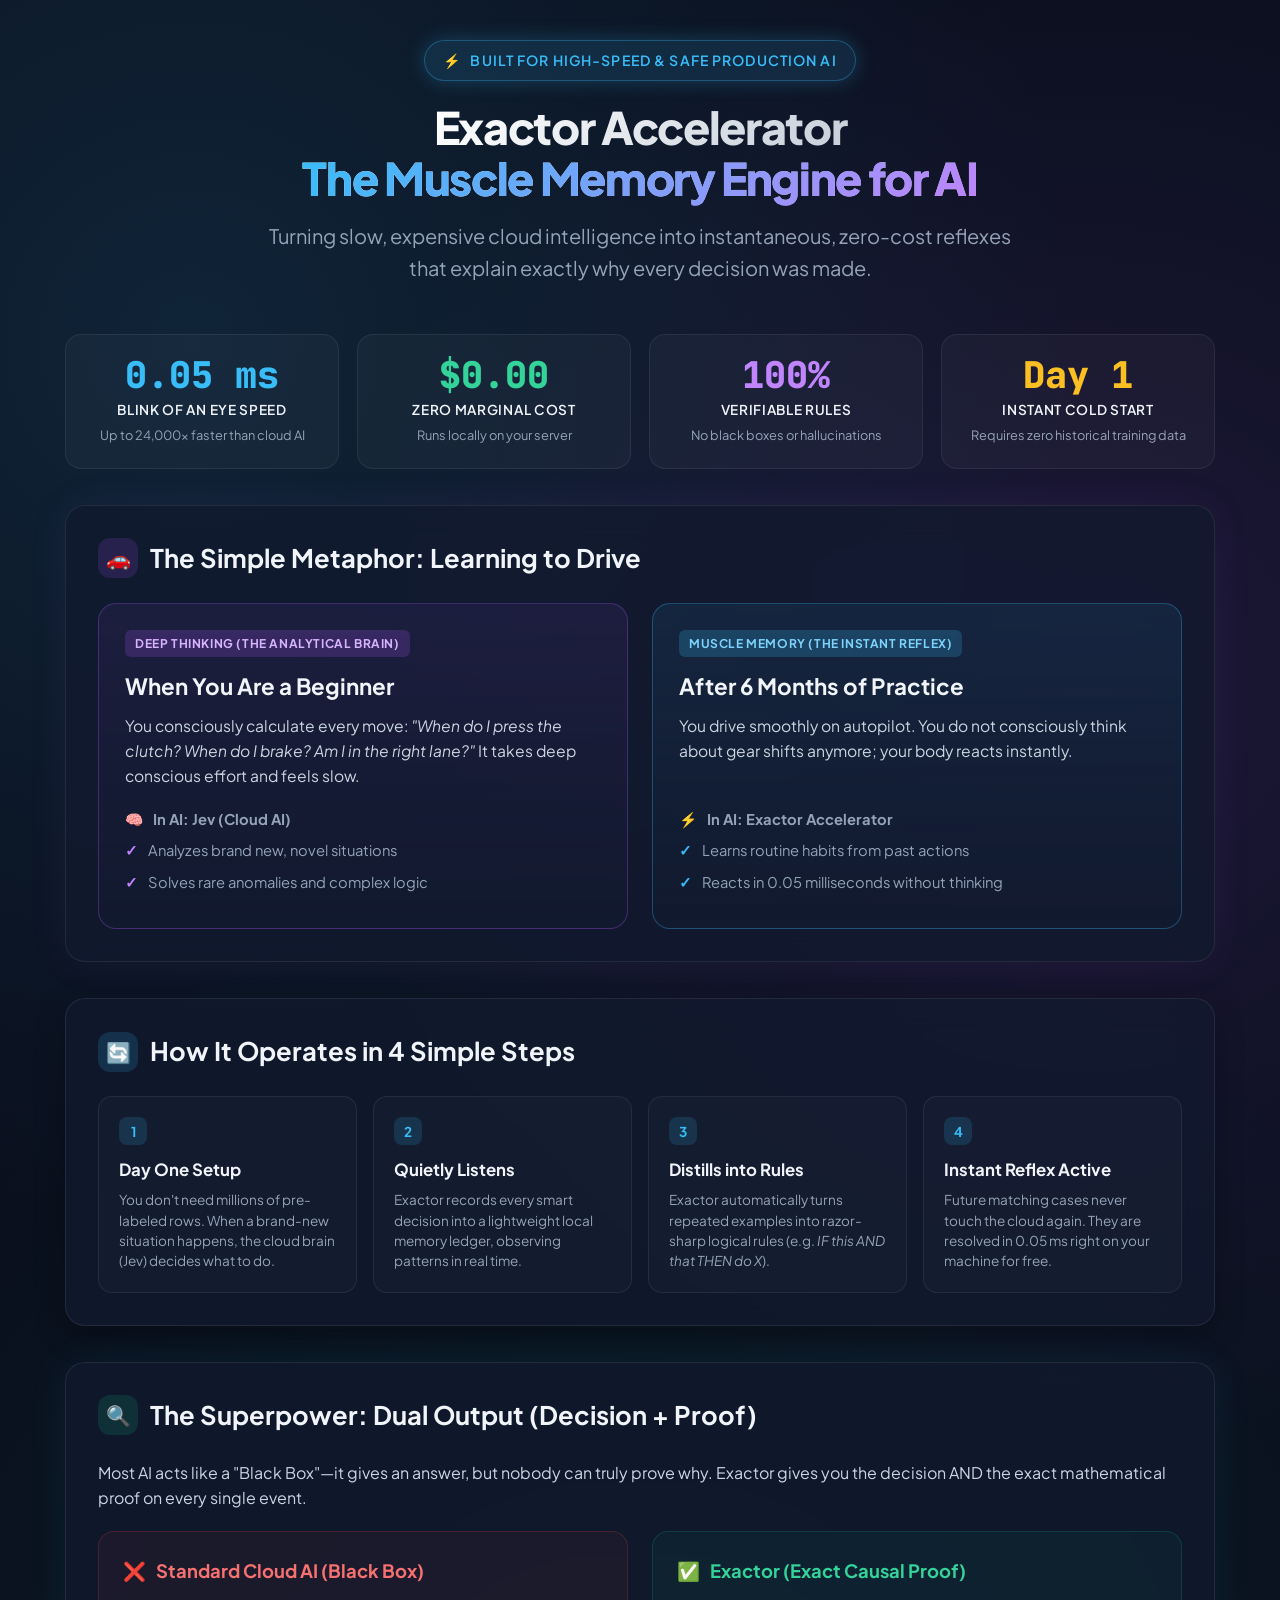
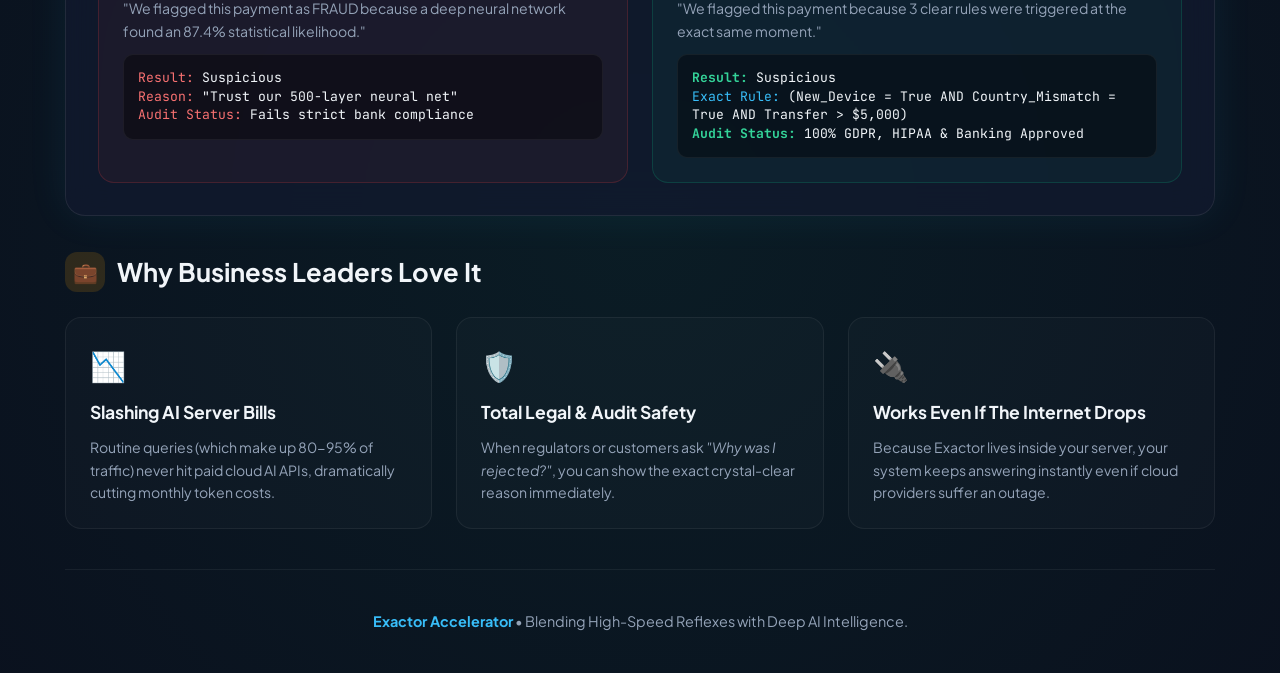
<file: docs/infographic.html>
<!DOCTYPE html>
<html lang="en">
<head>
  <meta charset="UTF-8">
  <meta name="viewport" content="width=device-width, initial-scale=1.0">
  <title>Exactor Accelerator - The Reflex Engine for AI</title>
  <link rel="preconnect" href="https://fonts.googleapis.com">
  <link rel="preconnect" href="https://fonts.gstatic.com" crossorigin>
  <link href="https://fonts.googleapis.com/css2?family=Plus+Jakarta+Sans:wght@300;400;500;600;700;800&family=JetBrains+Mono:wght@500;700&display=swap" rel="stylesheet">
  <style>
    :root {
      --bg-dark: #0a0f1d;
      --card-bg: rgba(18, 26, 47, 0.75);
      --card-border: rgba(255, 255, 255, 0.08);
      --primary: #38bdf8;
      --primary-glow: rgba(56, 189, 248, 0.25);
      --accent: #a855f7;
      --accent-glow: rgba(168, 85, 247, 0.25);
      --success: #10b981;
      --success-glow: rgba(16, 185, 129, 0.2);
      --amber: #f59e0b;
      --text-main: #f1f5f9;
      --text-muted: #94a3b8;
      --text-sub: #cbd5e1;
    }

    * {
      box-sizing: border-box;
      margin: 0;
      padding: 0;
    }

    body {
      background-color: var(--bg-dark);
      background-image: 
        radial-gradient(circle at 15% 15%, rgba(56, 189, 248, 0.12) 0%, transparent 40%),
        radial-gradient(circle at 85% 30%, rgba(168, 85, 247, 0.12) 0%, transparent 40%),
        radial-gradient(circle at 50% 80%, rgba(16, 185, 129, 0.08) 0%, transparent 50%);
      font-family: 'Plus Jakarta Sans', sans-serif;
      color: var(--text-main);
      line-height: 1.6;
      padding: 40px 20px;
      min-height: 100vh;
    }

    .container {
      max-width: 1150px;
      margin: 0 auto;
    }

    /* Header / Hero */
    header {
      text-align: center;
      margin-bottom: 50px;
      position: relative;
    }

    .badge-pill {
      display: inline-flex;
      align-items: center;
      gap: 8px;
      padding: 8px 18px;
      background: rgba(56, 189, 248, 0.12);
      border: 1px solid rgba(56, 189, 248, 0.3);
      border-radius: 9999px;
      font-size: 0.88rem;
      font-weight: 600;
      color: var(--primary);
      text-transform: uppercase;
      letter-spacing: 0.08em;
      margin-bottom: 20px;
      box-shadow: 0 0 20px var(--primary-glow);
    }

    h1 {
      font-size: 2.8rem;
      font-weight: 800;
      letter-spacing: -0.03em;
      line-height: 1.15;
      margin-bottom: 16px;
      background: linear-gradient(135deg, #ffffff 30%, #94a3b8 100%);
      -webkit-background-clip: text;
      -webkit-text-fill-color: transparent;
    }

    h1 span {
      background: linear-gradient(135deg, #38bdf8 0%, #c084fc 100%);
      -webkit-background-clip: text;
      -webkit-text-fill-color: transparent;
    }

    .subtitle {
      font-size: 1.25rem;
      color: var(--text-muted);
      max-width: 780px;
      margin: 0 auto;
      font-weight: 400;
    }

    /* Grid layout */
    .grid {
      display: grid;
      gap: 24px;
    }

    .grid-2 {
      grid-template-columns: repeat(auto-fit, minmax(320px, 1fr));
    }

    .grid-3 {
      grid-template-columns: repeat(auto-fit, minmax(280px, 1fr));
    }

    .grid-4 {
      grid-template-columns: repeat(auto-fit, minmax(230px, 1fr));
    }

    /* Cards */
    .card {
      background: var(--card-bg);
      border: 1px solid var(--card-border);
      border-radius: 20px;
      padding: 32px;
      backdrop-filter: blur(16px);
      box-shadow: 0 10px 30px rgba(0, 0, 0, 0.25);
      position: relative;
      overflow: hidden;
      transition: transform 0.25s ease, border-color 0.25s ease;
    }

    .card:hover {
      transform: translateY(-3px);
      border-color: rgba(255, 255, 255, 0.16);
    }

    .card-glow-blue {
      box-shadow: 0 0 40px rgba(56, 189, 248, 0.08);
    }

    .card-glow-purple {
      box-shadow: 0 0 40px rgba(168, 85, 247, 0.08);
    }

    /* Section Headers */
    .section-title {
      font-size: 1.6rem;
      font-weight: 700;
      margin-bottom: 24px;
      display: flex;
      align-items: center;
      gap: 12px;
    }

    .section-title .icon-circle {
      width: 40px;
      height: 40px;
      border-radius: 12px;
      display: flex;
      align-items: center;
      justify-content: center;
      font-size: 1.25rem;
    }

    /* Comparison Section: The Driving Metaphor */
    .metaphor-box {
      margin-bottom: 36px;
    }

    .metaphor-card {
      display: flex;
      flex-direction: column;
      height: 100%;
      border-radius: 18px;
      padding: 26px;
    }

    .metaphor-card.cloud-brain {
      background: linear-gradient(180deg, rgba(168, 85, 247, 0.08) 0%, rgba(18, 26, 47, 0.9) 100%);
      border: 1px solid rgba(168, 85, 247, 0.3);
    }

    .metaphor-card.muscle-reflex {
      background: linear-gradient(180deg, rgba(56, 189, 248, 0.08) 0%, rgba(18, 26, 47, 0.9) 100%);
      border: 1px solid rgba(56, 189, 248, 0.3);
    }

    .metaphor-tag {
      display: inline-block;
      align-self: flex-start;
      font-size: 0.75rem;
      font-weight: 700;
      letter-spacing: 0.05em;
      text-transform: uppercase;
      padding: 4px 10px;
      border-radius: 6px;
      margin-bottom: 12px;
    }

    .metaphor-tag.purple { background: rgba(168, 85, 247, 0.2); color: #d8b4fe; }
    .metaphor-tag.blue { background: rgba(56, 189, 248, 0.2); color: #7dd3fc; }

    .metaphor-title {
      font-size: 1.4rem;
      font-weight: 700;
      margin-bottom: 8px;
    }

    .metaphor-desc {
      color: var(--text-sub);
      font-size: 0.98rem;
      margin-bottom: 20px;
    }

    .metaphor-list {
      list-style: none;
      margin-top: auto;
    }

    .metaphor-list li {
      display: flex;
      align-items: center;
      gap: 10px;
      font-size: 0.92rem;
      color: var(--text-muted);
      margin-bottom: 8px;
    }

    .metaphor-list li span.bullet {
      font-weight: bold;
    }

    /* Big Metric Highlights */
    .metrics-bar {
      display: grid;
      grid-template-columns: repeat(auto-fit, minmax(210px, 1fr));
      gap: 18px;
      margin-bottom: 36px;
    }

    .metric-item {
      background: rgba(255, 255, 255, 0.03);
      border: 1px solid rgba(255, 255, 255, 0.07);
      border-radius: 16px;
      padding: 22px 20px;
      text-align: center;
    }

    .metric-number {
      font-size: 2.3rem;
      font-weight: 800;
      line-height: 1;
      margin-bottom: 6px;
      font-family: 'JetBrains Mono', monospace;
    }

    .metric-number.cyan { color: #38bdf8; }
    .metric-number.green { color: #34d399; }
    .metric-number.purple { color: #c084fc; }
    .metric-number.amber { color: #fbbf24; }

    .metric-label {
      font-size: 0.85rem;
      font-weight: 600;
      color: var(--text-main);
      text-transform: uppercase;
      letter-spacing: 0.05em;
      margin-bottom: 4px;
    }

    .metric-subtext {
      font-size: 0.8rem;
      color: var(--text-muted);
    }

    /* Visual Workflow / Decision Path */
    .flow-container {
      margin-bottom: 36px;
    }

    .flow-steps {
      display: grid;
      grid-template-columns: repeat(auto-fit, minmax(220px, 1fr));
      gap: 16px;
      position: relative;
    }

    .step-card {
      background: rgba(255, 255, 255, 0.02);
      border: 1px solid rgba(255, 255, 255, 0.07);
      border-radius: 14px;
      padding: 20px;
      position: relative;
    }

    .step-badge {
      width: 28px;
      height: 28px;
      border-radius: 8px;
      background: rgba(56, 189, 248, 0.15);
      color: var(--primary);
      display: flex;
      align-items: center;
      justify-content: center;
      font-size: 0.85rem;
      font-weight: 700;
      margin-bottom: 12px;
    }

    .step-title {
      font-size: 1.05rem;
      font-weight: 700;
      margin-bottom: 6px;
      color: var(--text-main);
    }

    .step-desc {
      font-size: 0.85rem;
      color: var(--text-muted);
      line-height: 1.5;
    }

    /* Contrast Box: Black Box vs Exactor */
    .compare-section {
      margin-bottom: 36px;
    }

    .compare-side {
      padding: 24px;
      border-radius: 16px;
    }

    .compare-traditional {
      background: rgba(239, 68, 68, 0.05);
      border: 1px solid rgba(239, 68, 68, 0.2);
    }

    .compare-exactor {
      background: rgba(16, 185, 129, 0.05);
      border: 1px solid rgba(16, 185, 129, 0.2);
    }

    .compare-header {
      font-size: 1.15rem;
      font-weight: 700;
      margin-bottom: 12px;
      display: flex;
      align-items: center;
      gap: 10px;
    }

    .code-demo {
      background: rgba(0, 0, 0, 0.4);
      border: 1px solid rgba(255, 255, 255, 0.06);
      border-radius: 10px;
      padding: 14px;
      font-family: 'JetBrains Mono', monospace;
      font-size: 0.82rem;
      margin-top: 12px;
      line-height: 1.4;
      overflow-x: auto;
    }

    .code-demo .highlight-green {
      color: #34d399;
      font-weight: bold;
    }

    .code-demo .highlight-red {
      color: #f87171;
    }

    .code-demo .highlight-blue {
      color: #38bdf8;
    }

    /* Benefits Grid */
    .benefit-item {
      background: rgba(255, 255, 255, 0.02);
      border: 1px solid rgba(255, 255, 255, 0.06);
      border-radius: 16px;
      padding: 24px;
      display: flex;
      flex-direction: column;
      gap: 10px;
    }

    .benefit-icon {
      font-size: 1.8rem;
    }

    .benefit-title {
      font-size: 1.1rem;
      font-weight: 700;
      color: var(--text-main);
    }

    .benefit-desc {
      font-size: 0.88rem;
      color: var(--text-muted);
    }

    /* Footer */
    footer {
      text-align: center;
      padding-top: 40px;
      border-top: 1px solid rgba(255, 255, 255, 0.06);
      color: var(--text-muted);
      font-size: 0.9rem;
    }

    footer strong {
      color: var(--primary);
    }

    /* Responsive */
    @media (max-width: 768px) {
      h1 { font-size: 2.1rem; }
      .card { padding: 24px 18px; }
      .metrics-bar { grid-template-columns: repeat(2, 1fr); }
    }
  </style>
</head>
<body>

<div class="container">

  <!-- Header -->
  <header>
    <div class="badge-pill">
      <span>⚡</span> Built for High-Speed & Safe Production AI
    </div>
    <h1>Exactor Accelerator<br><span>The Muscle Memory Engine for AI</span></h1>
    <p class="subtitle">
      Turning slow, expensive cloud intelligence into instantaneous, zero-cost reflexes that explain exactly why every decision was made.
    </p>
  </header>

  <!-- Big Numbers Bar -->
  <div class="metrics-bar">
    <div class="metric-item">
      <div class="metric-number cyan">0.05 ms</div>
      <div class="metric-label">Blink of an Eye Speed</div>
      <div class="metric-subtext">Up to 24,000x faster than cloud AI</div>
    </div>
    <div class="metric-item">
      <div class="metric-number green">$0.00</div>
      <div class="metric-label">Zero Marginal Cost</div>
      <div class="metric-subtext">Runs locally on your server</div>
    </div>
    <div class="metric-item">
      <div class="metric-number purple">100%</div>
      <div class="metric-label">Verifiable Rules</div>
      <div class="metric-subtext">No black boxes or hallucinations</div>
    </div>
    <div class="metric-item">
      <div class="metric-number amber">Day 1</div>
      <div class="metric-label">Instant Cold Start</div>
      <div class="metric-subtext">Requires zero historical training data</div>
    </div>
  </div>

  <!-- Real World Metaphor: The Driver -->
  <div class="card card-glow-purple metaphor-box">
    <div class="section-title">
      <div class="icon-circle" style="background: rgba(168, 85, 247, 0.15); color: #c084fc;">🚗</div>
      The Simple Metaphor: Learning to Drive
    </div>

    <div class="grid grid-2">
      <!-- Jev -->
      <div class="metaphor-card cloud-brain">
        <span class="metaphor-tag purple">Deep Thinking (The Analytical Brain)</span>
        <h3 class="metaphor-title">When You Are a Beginner</h3>
        <p class="metaphor-desc">
          You consciously calculate every move: <em>"When do I press the clutch? When do I brake? Am I in the right lane?"</em>
          It takes deep conscious effort and feels slow.
        </p>
        <ul class="metaphor-list">
          <li><span class="bullet" style="color: #c084fc;">🧠</span> <strong>In AI: Jev (Cloud AI)</strong></li>
          <li><span class="bullet" style="color: #c084fc;">✓</span> Analyzes brand new, novel situations</li>
          <li><span class="bullet" style="color: #c084fc;">✓</span> Solves rare anomalies and complex logic</li>
        </ul>
      </div>

      <!-- Exactor -->
      <div class="metaphor-card muscle-reflex">
        <span class="metaphor-tag blue">Muscle Memory (The Instant Reflex)</span>
        <h3 class="metaphor-title">After 6 Months of Practice</h3>
        <p class="metaphor-desc">
          You drive smoothly on autopilot. You do not consciously think about gear shifts anymore; your body reacts instantly.
        </p>
        <ul class="metaphor-list">
          <li><span class="bullet" style="color: #38bdf8;">⚡</span> <strong>In AI: Exactor Accelerator</strong></li>
          <li><span class="bullet" style="color: #38bdf8;">✓</span> Learns routine habits from past actions</li>
          <li><span class="bullet" style="color: #38bdf8;">✓</span> Reacts in 0.05 milliseconds without thinking</li>
        </ul>
      </div>
    </div>
  </div>

  <!-- How It Works: The 4 Simple Steps -->
  <div class="card flow-container">
    <div class="section-title">
      <div class="icon-circle" style="background: rgba(56, 189, 248, 0.15); color: #38bdf8;">🔄</div>
      How It Operates in 4 Simple Steps
    </div>

    <div class="flow-steps">
      <div class="step-card">
        <div class="step-badge">1</div>
        <h4 class="step-title">Day One Setup</h4>
        <p class="step-desc">
          You don't need millions of pre-labeled rows. When a brand-new situation happens, the cloud brain (Jev) decides what to do.
        </p>
      </div>

      <div class="step-card">
        <div class="step-badge">2</div>
        <h4 class="step-title">Quietly Listens</h4>
        <p class="step-desc">
          Exactor records every smart decision into a lightweight local memory ledger, observing patterns in real time.
        </p>
      </div>

      <div class="step-card">
        <div class="step-badge">3</div>
        <h4 class="step-title">Distills into Rules</h4>
        <p class="step-desc">
          Exactor automatically turns repeated examples into razor-sharp logical rules (e.g. <em>IF this AND that THEN do X</em>).
        </p>
      </div>

      <div class="step-card">
        <div class="step-badge">4</div>
        <h4 class="step-title">Instant Reflex Active</h4>
        <p class="step-desc">
          Future matching cases never touch the cloud again. They are resolved in 0.05 ms right on your machine for free.
        </p>
      </div>
    </div>
  </div>

  <!-- The Superpower: Explainability (No Black Boxes) -->
  <div class="card compare-section card-glow-blue">
    <div class="section-title">
      <div class="icon-circle" style="background: rgba(16, 185, 129, 0.15); color: #34d399;">🔍</div>
      The Superpower: Dual Output (Decision + Proof)
    </div>
    <p style="color: var(--text-sub); margin-bottom: 20px;">
      Most AI acts like a "Black Box"—it gives an answer, but nobody can truly prove why. Exactor gives you the decision AND the exact mathematical proof on every single event.
    </p>

    <div class="grid grid-2">
      <!-- Traditional Black Box -->
      <div class="compare-side compare-traditional">
        <div class="compare-header" style="color: #f87171;">
          <span>❌</span> Standard Cloud AI (Black Box)
        </div>
        <p style="font-size: 0.88rem; color: var(--text-muted);">
          "We flagged this payment as FRAUD because a deep neural network found an 87.4% statistical likelihood."
        </p>
        <div class="code-demo">
          <span class="highlight-red">Result:</span> Suspicious<br>
          <span class="highlight-red">Reason:</span> "Trust our 500-layer neural net"<br>
          <span class="highlight-red">Audit Status:</span> Fails strict bank compliance
        </div>
      </div>

      <!-- Exactor Transparent Box -->
      <div class="compare-side compare-exactor">
        <div class="compare-header" style="color: #34d399;">
          <span>✅</span> Exactor (Exact Causal Proof)
        </div>
        <p style="font-size: 0.88rem; color: var(--text-muted);">
          "We flagged this payment because 3 clear rules were triggered at the exact same moment."
        </p>
        <div class="code-demo">
          <span class="highlight-green">Result:</span> Suspicious<br>
          <span class="highlight-blue">Exact Rule:</span> (New_Device = True AND Country_Mismatch = True AND Transfer > $5,000)<br>
          <span class="highlight-green">Audit Status:</span> 100% GDPR, HIPAA & Banking Approved
        </div>
      </div>
    </div>
  </div>

  <!-- Core Business Benefits -->
  <div class="section-title" style="margin-top: 10px;">
    <div class="icon-circle" style="background: rgba(245, 158, 11, 0.15); color: #fbbf24;">💼</div>
    Why Business Leaders Love It
  </div>

  <div class="grid grid-3" style="margin-bottom: 40px;">
    <div class="benefit-item">
      <div class="benefit-icon">📉</div>
      <div class="benefit-title">Slashing AI Server Bills</div>
      <div class="benefit-desc">
        Routine queries (which make up 80-95% of traffic) never hit paid cloud AI APIs, dramatically cutting monthly token costs.
      </div>
    </div>

    <div class="benefit-item">
      <div class="benefit-icon">🛡️</div>
      <div class="benefit-title">Total Legal & Audit Safety</div>
      <div class="benefit-desc">
        When regulators or customers ask <em>"Why was I rejected?"</em>, you can show the exact crystal-clear reason immediately.
      </div>
    </div>

    <div class="benefit-item">
      <div class="benefit-icon">🔌</div>
      <div class="benefit-title">Works Even If The Internet Drops</div>
      <div class="benefit-desc">
        Because Exactor lives inside your server, your system keeps answering instantly even if cloud providers suffer an outage.
      </div>
    </div>
  </div>

  <!-- Footer -->
  <footer>
    <p>
      <strong>Exactor Accelerator</strong> &bull; Blending High-Speed Reflexes with Deep AI Intelligence.
    </p>
  </footer>

</div>

</body>
</html>
</file>
